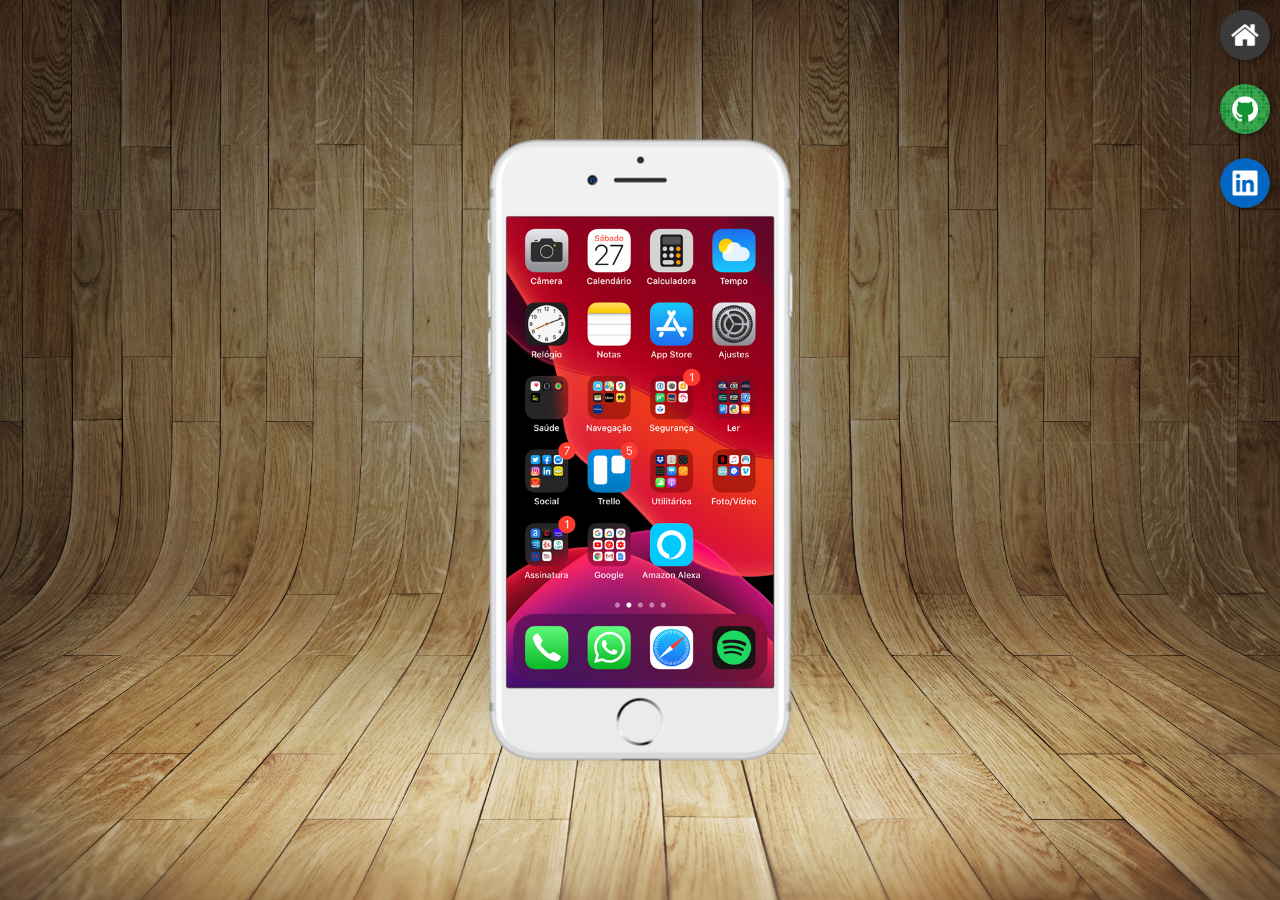
<file: index.html>
<!DOCTYPE html>
<html lang="pt-br">
<head>
    <meta charset="UTF-8">
    <meta name="viewport" content="width=device-width, initial-scale=1.0">
    <link rel="shortcut icon" href="favicon.ico" type="image/x-icon">
    <link rel="stylesheet" href="style.css">
    <title>Projeto Redes Sociais</title>
</head>
<body>
    <main>
        <section id="telefone">
            <iframe src="home.html" name="tela" id="tela" frameborder="0">
                O seu navegador não é compatível com isso
            </iframe>
        </section>
        <section id="redes-sociais">
            
            <a href="home.html" target="tela"><img src="imagens/logo-home.jpg" alt="Github"></a><br>

            <a href="github.html" target="tela"><img src="imagens/logo-github.jpg" alt="Facebook"></a><br>

            <a href="linkedin.html" target="tela"><img src="imagens/logo-linkedin.png" alt="Linkedin"></a>
            
        </section>
    </main>
</body>
</html>
</file>
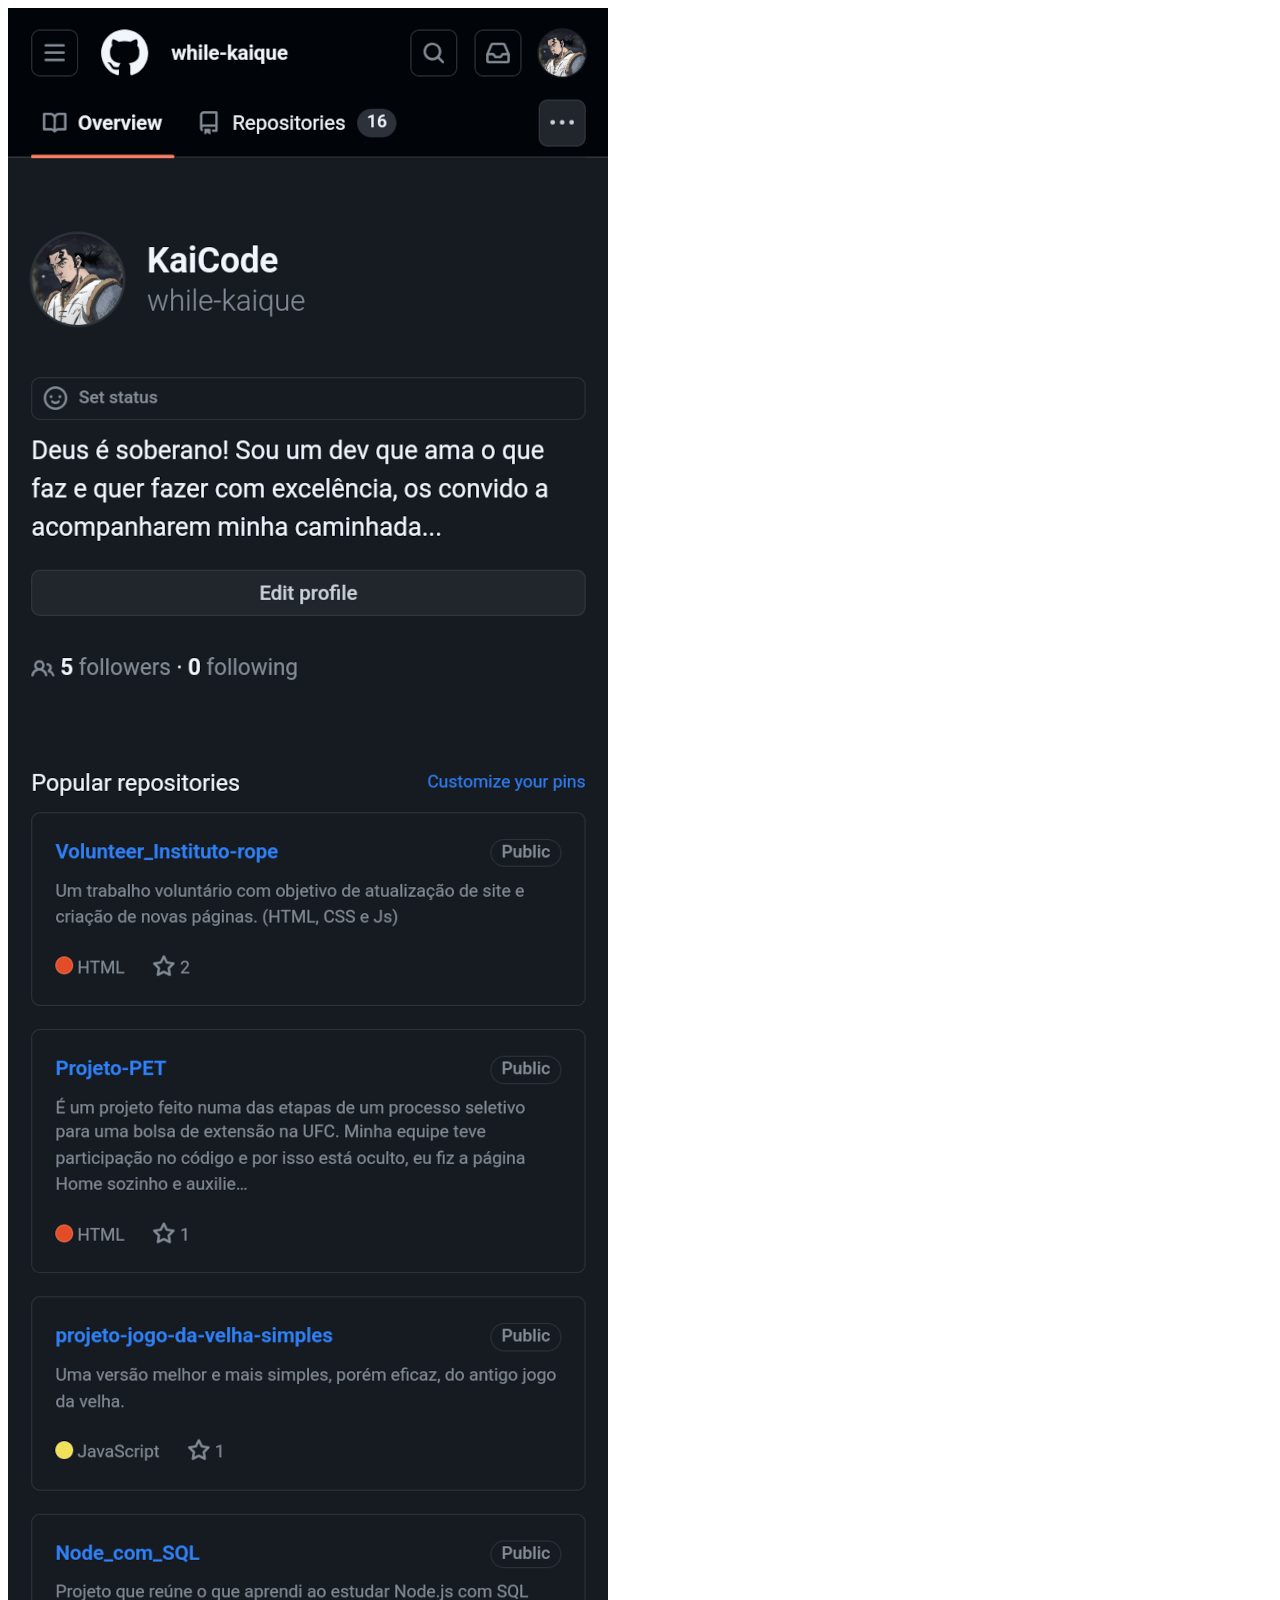
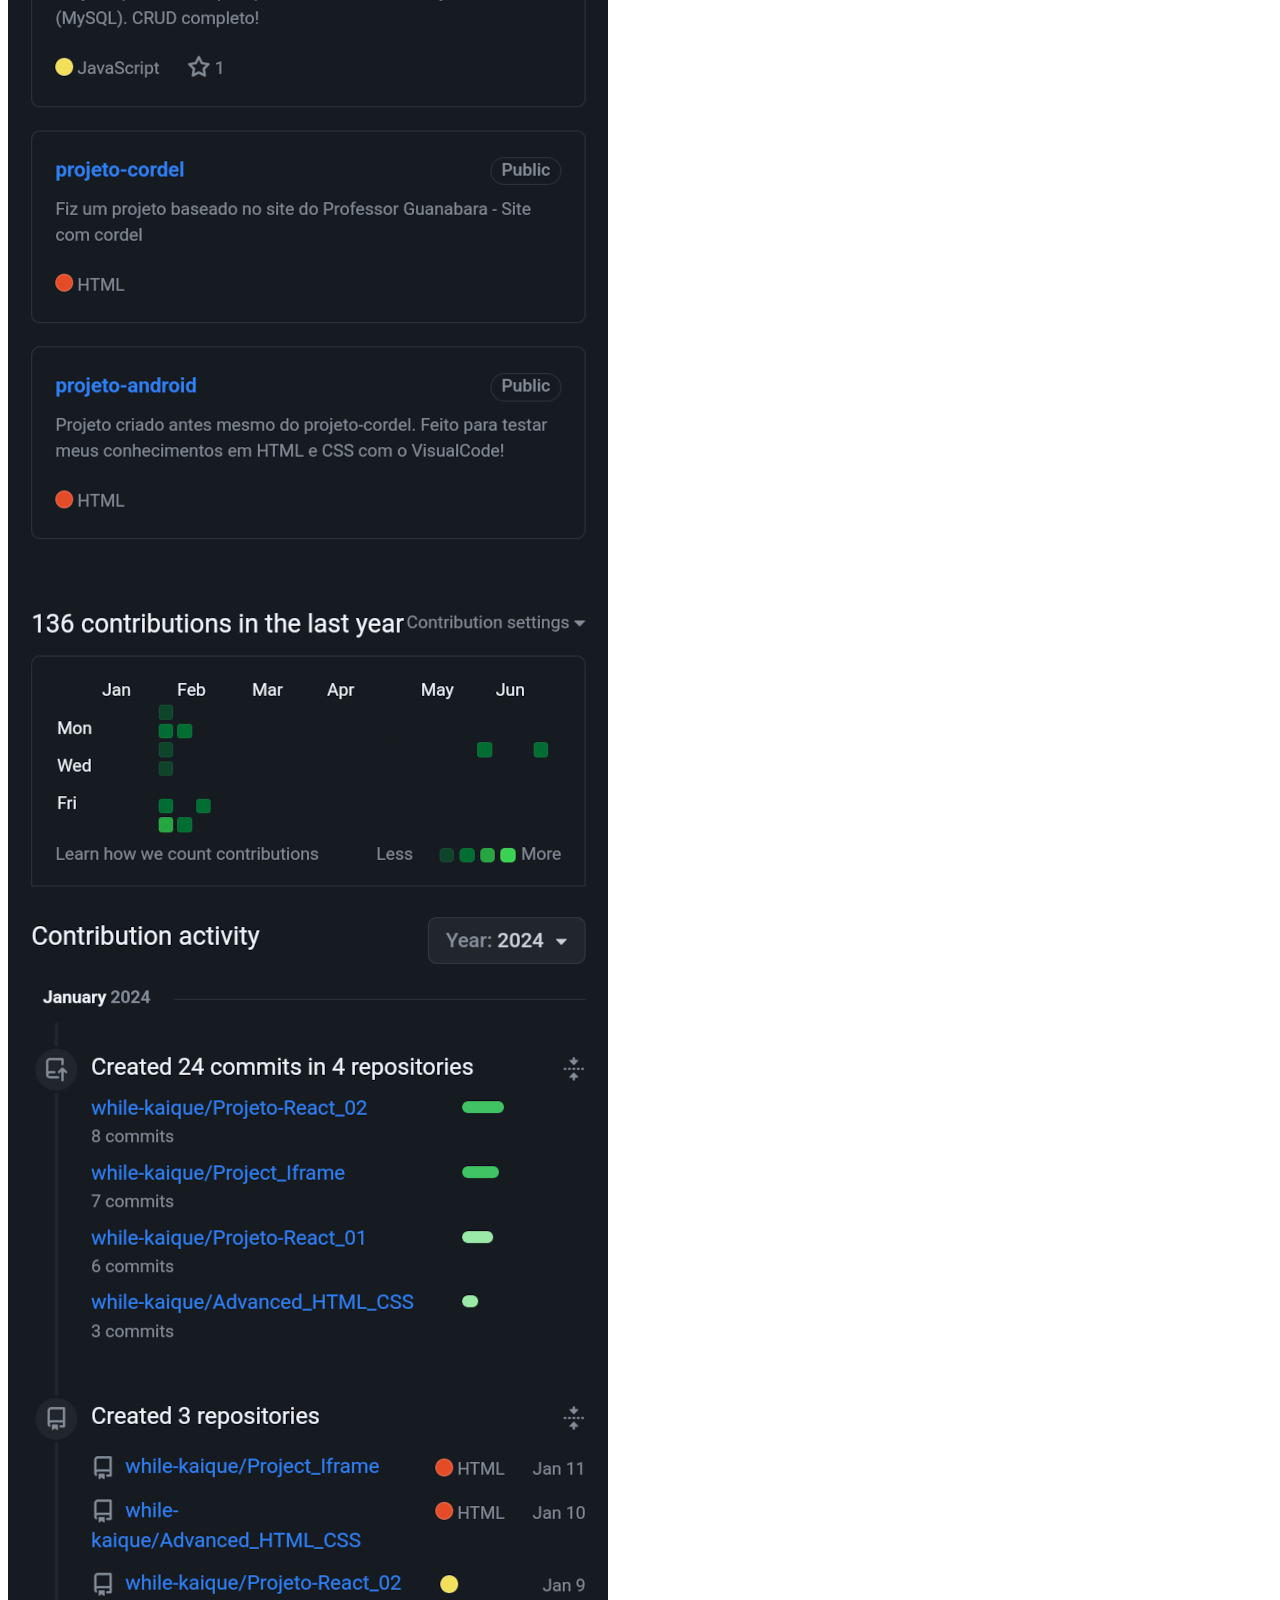
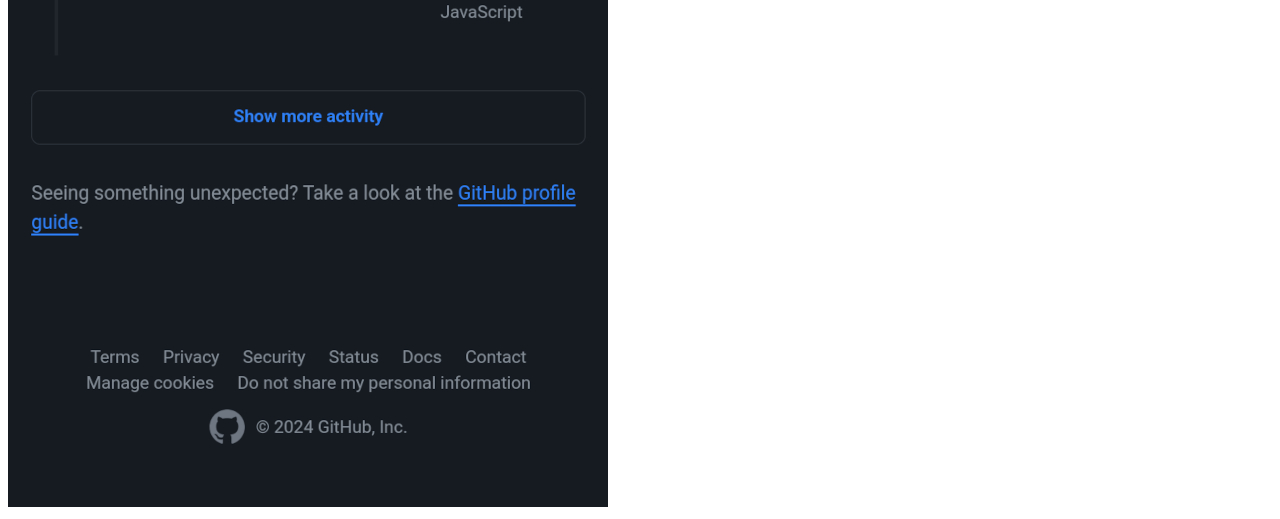
<file: github.html>
<!DOCTYPE html>
<html lang="pt-br">
<head>
    <meta charset="UTF-8">
    <meta name="viewport" content="width=device-width, initial-scale=1.0">
    <title>Github</title>
</head>
<body>
    <img src="imagens/tela-github.jpg" alt="">
</body>
</html>
</file>
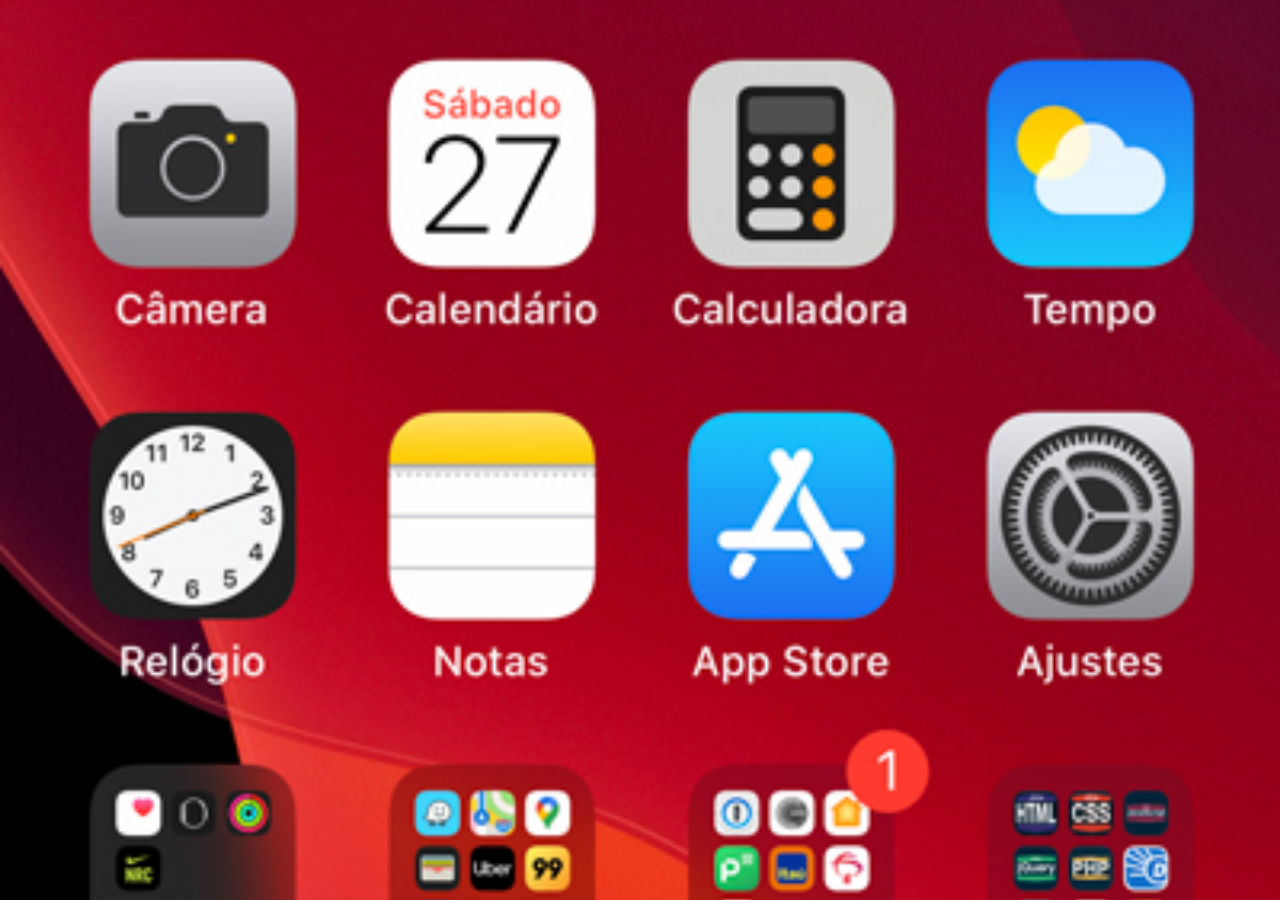
<file: home.html>
<!DOCTYPE html>
<html lang="en">
<head>
    <meta charset="UTF-8">
    <meta name="viewport" content="width=device-width, initial-scale=1.0">
    <title>Home</title>
</head>
<style>
    *{
        margin: 0px;
        padding: 0px;
    }

    body{
        width: 100vw;
        height: 100vh;
        background: url('./imagens/tela-home.jpg') no-repeat top center;
        background-size: cover;
    }
</style>
<body>
    
</body>
</html>
</file>
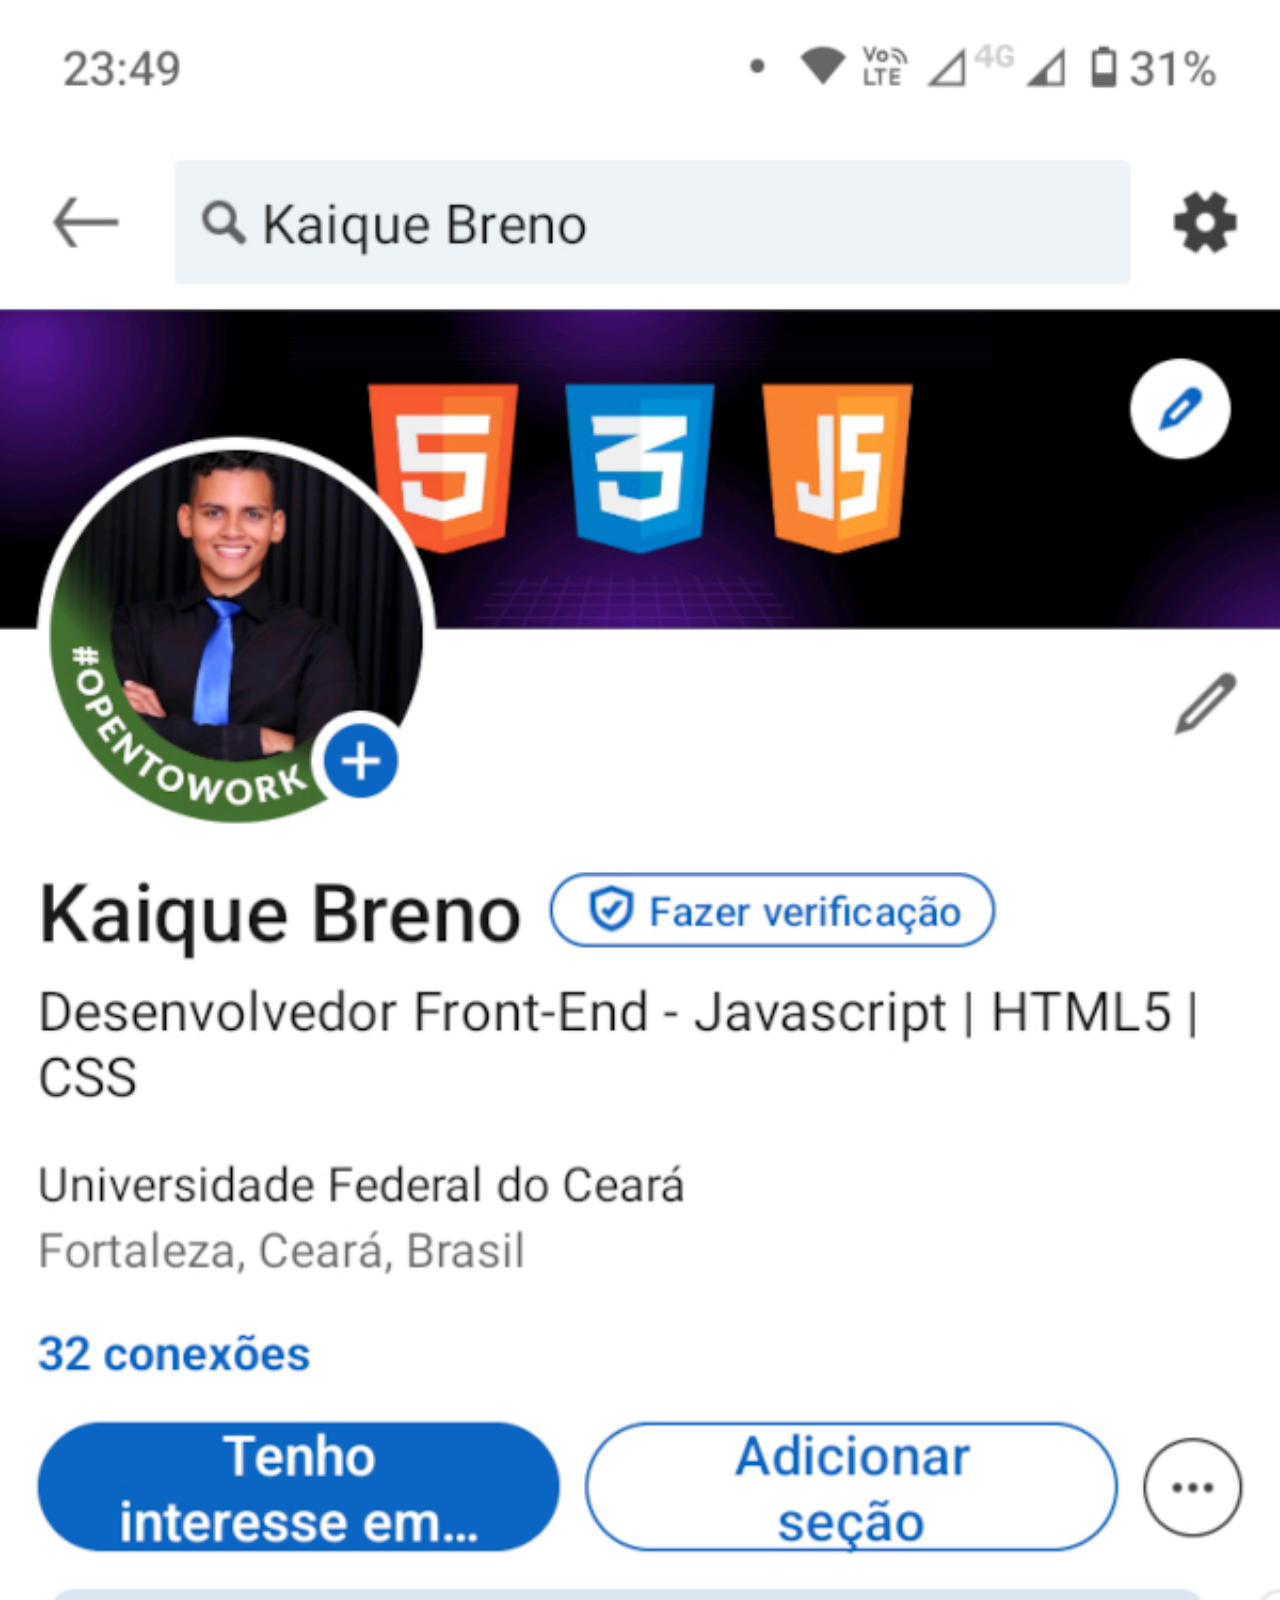
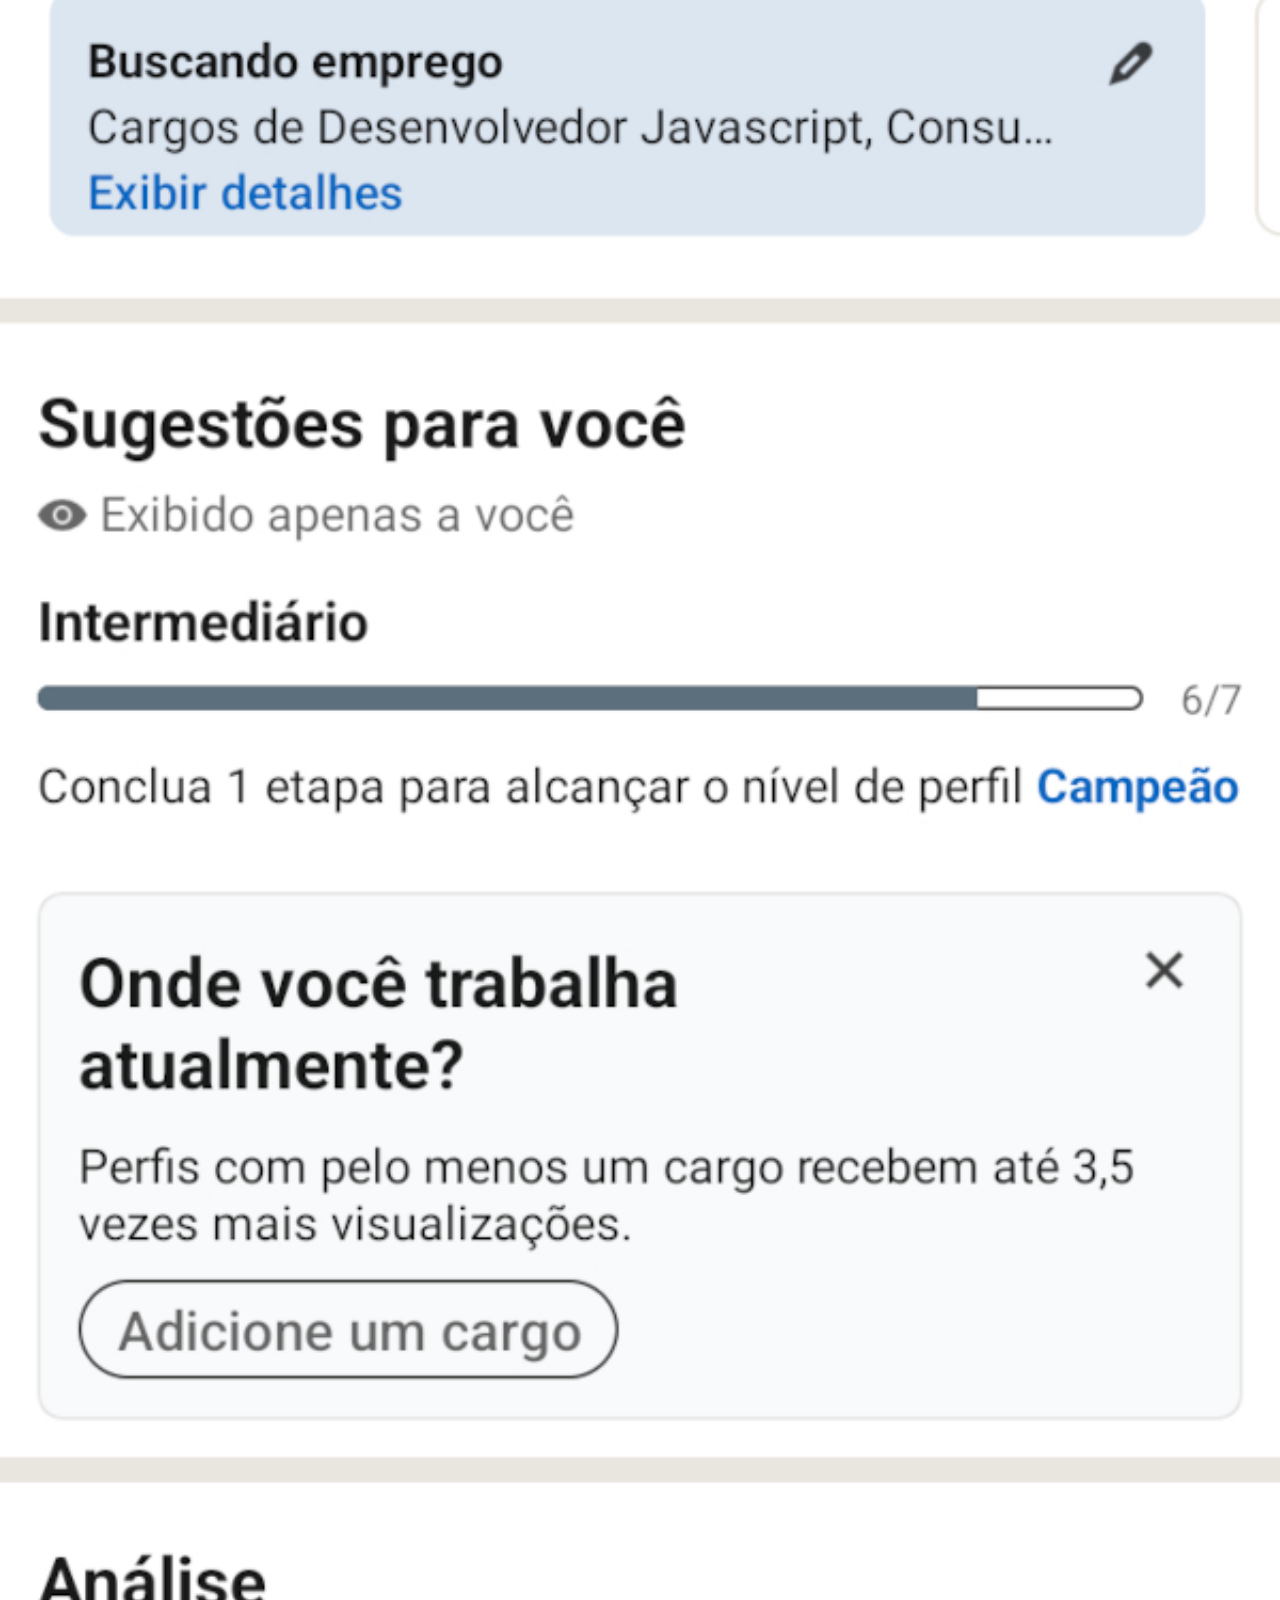
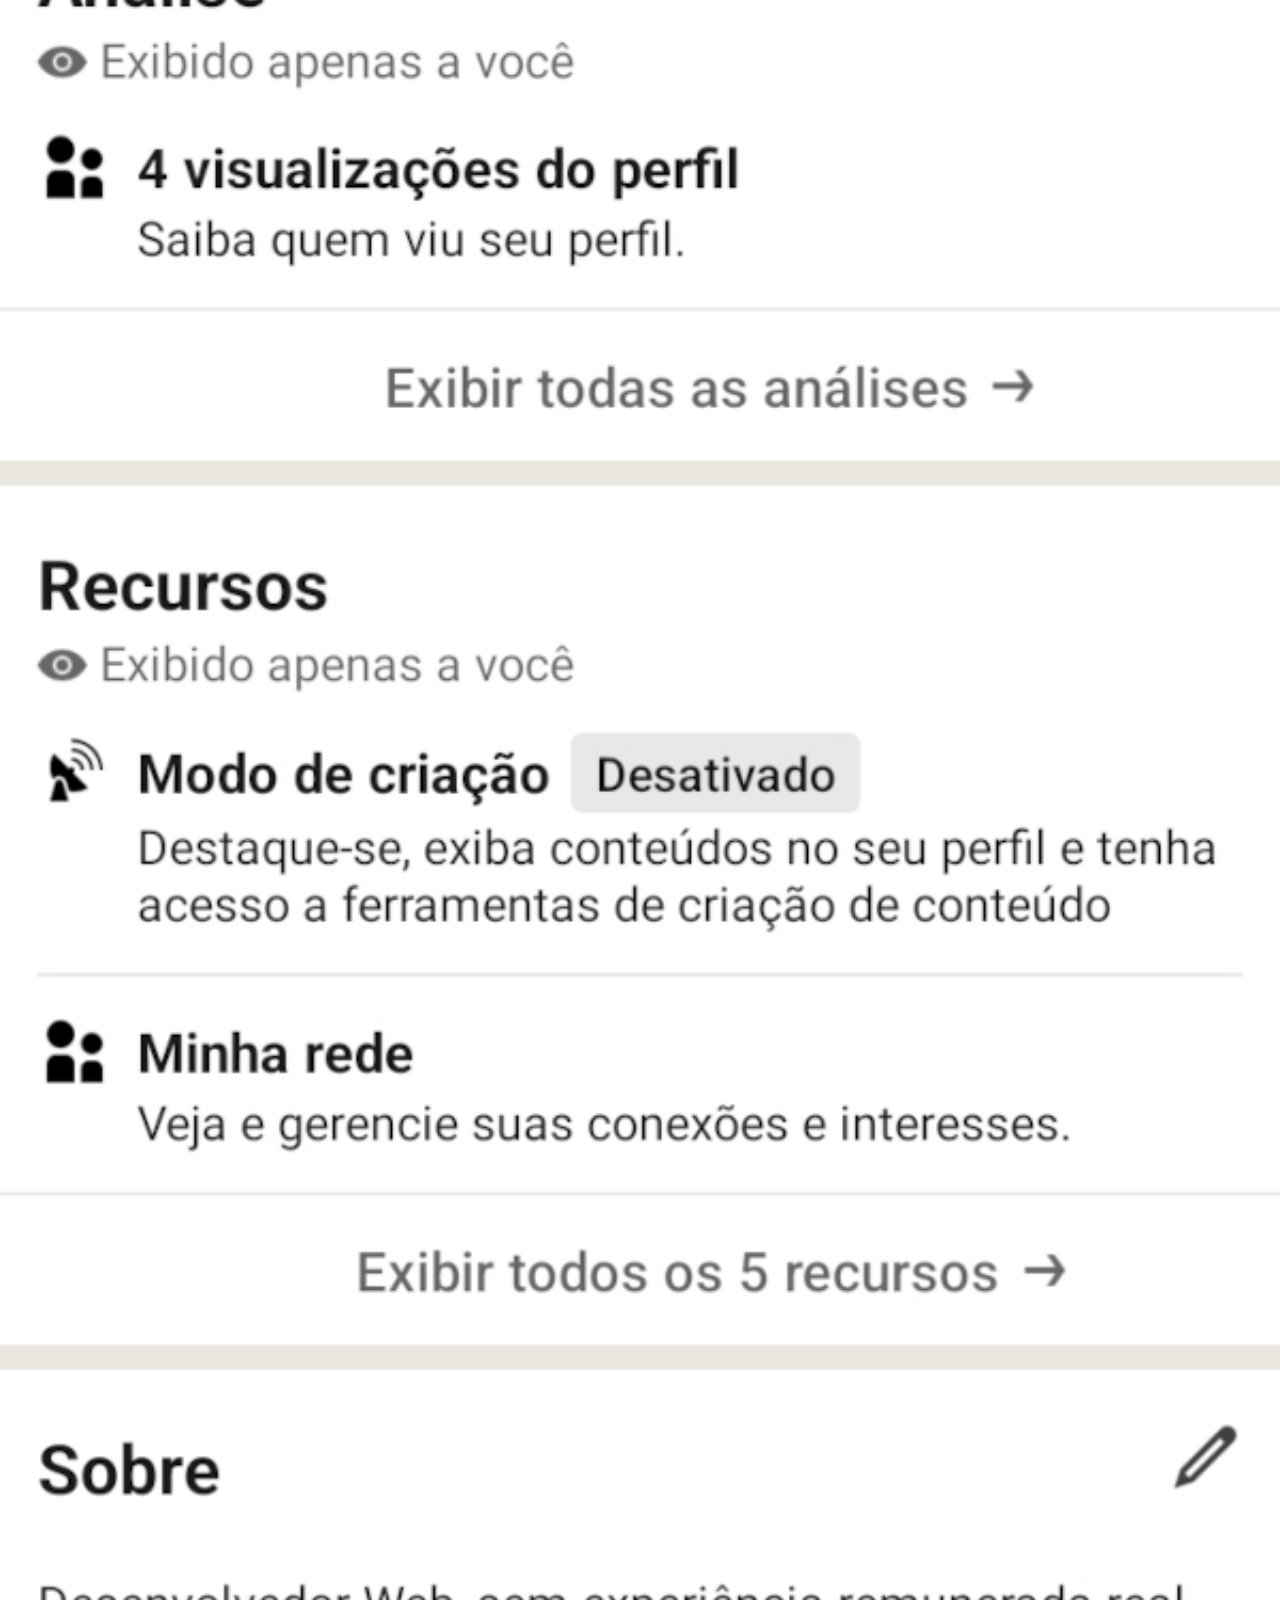
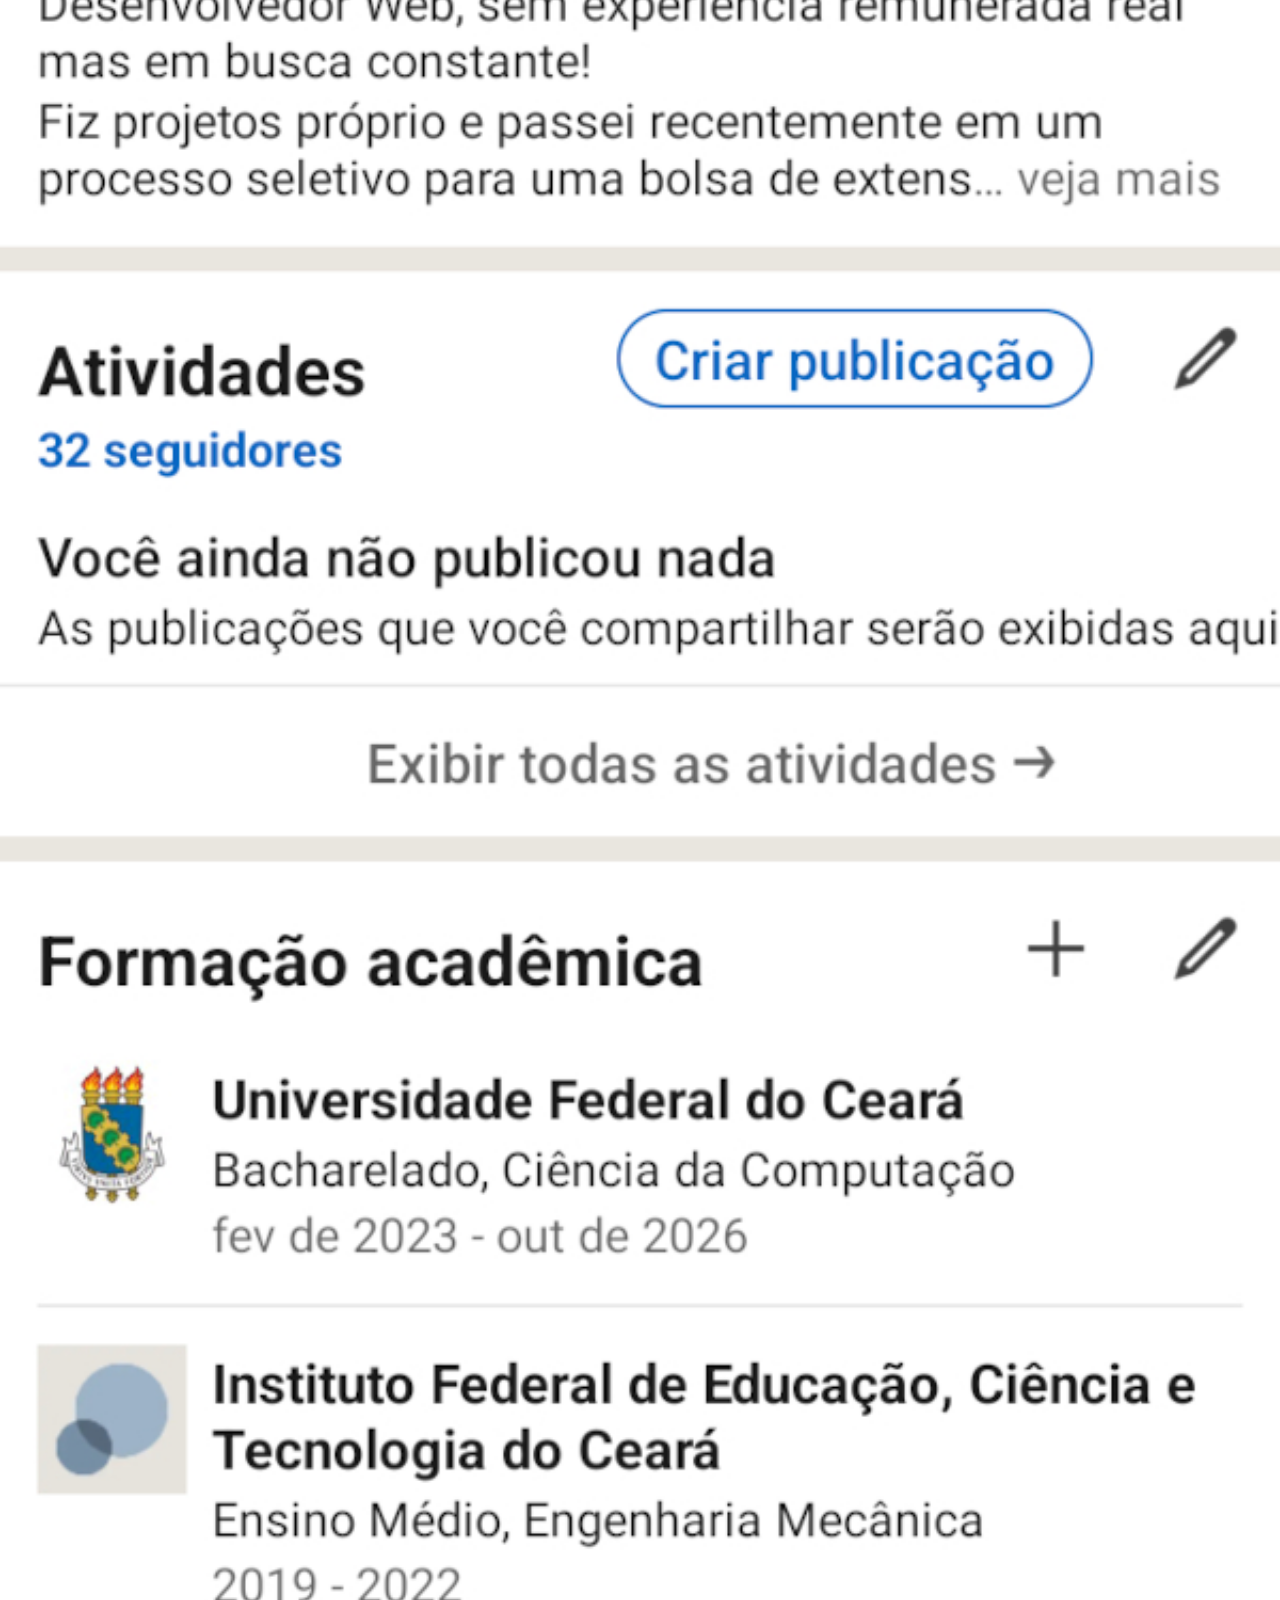
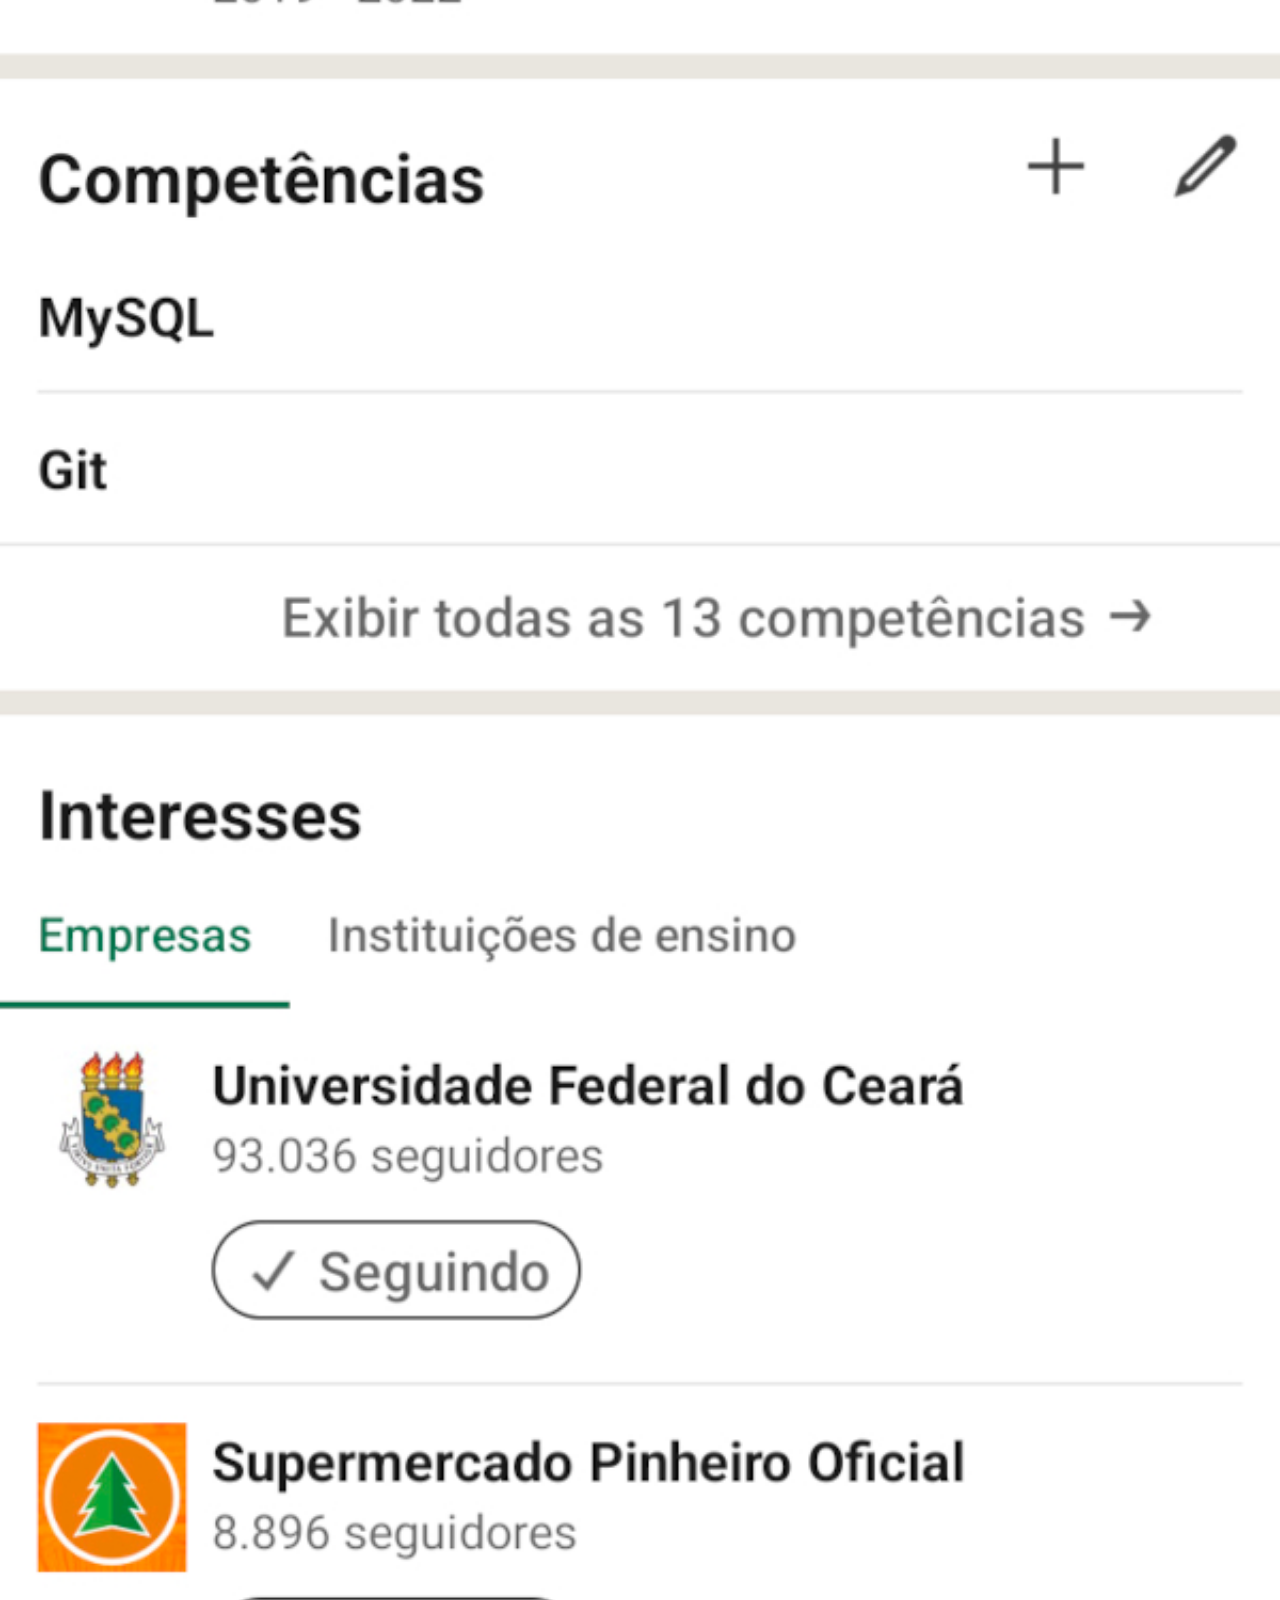
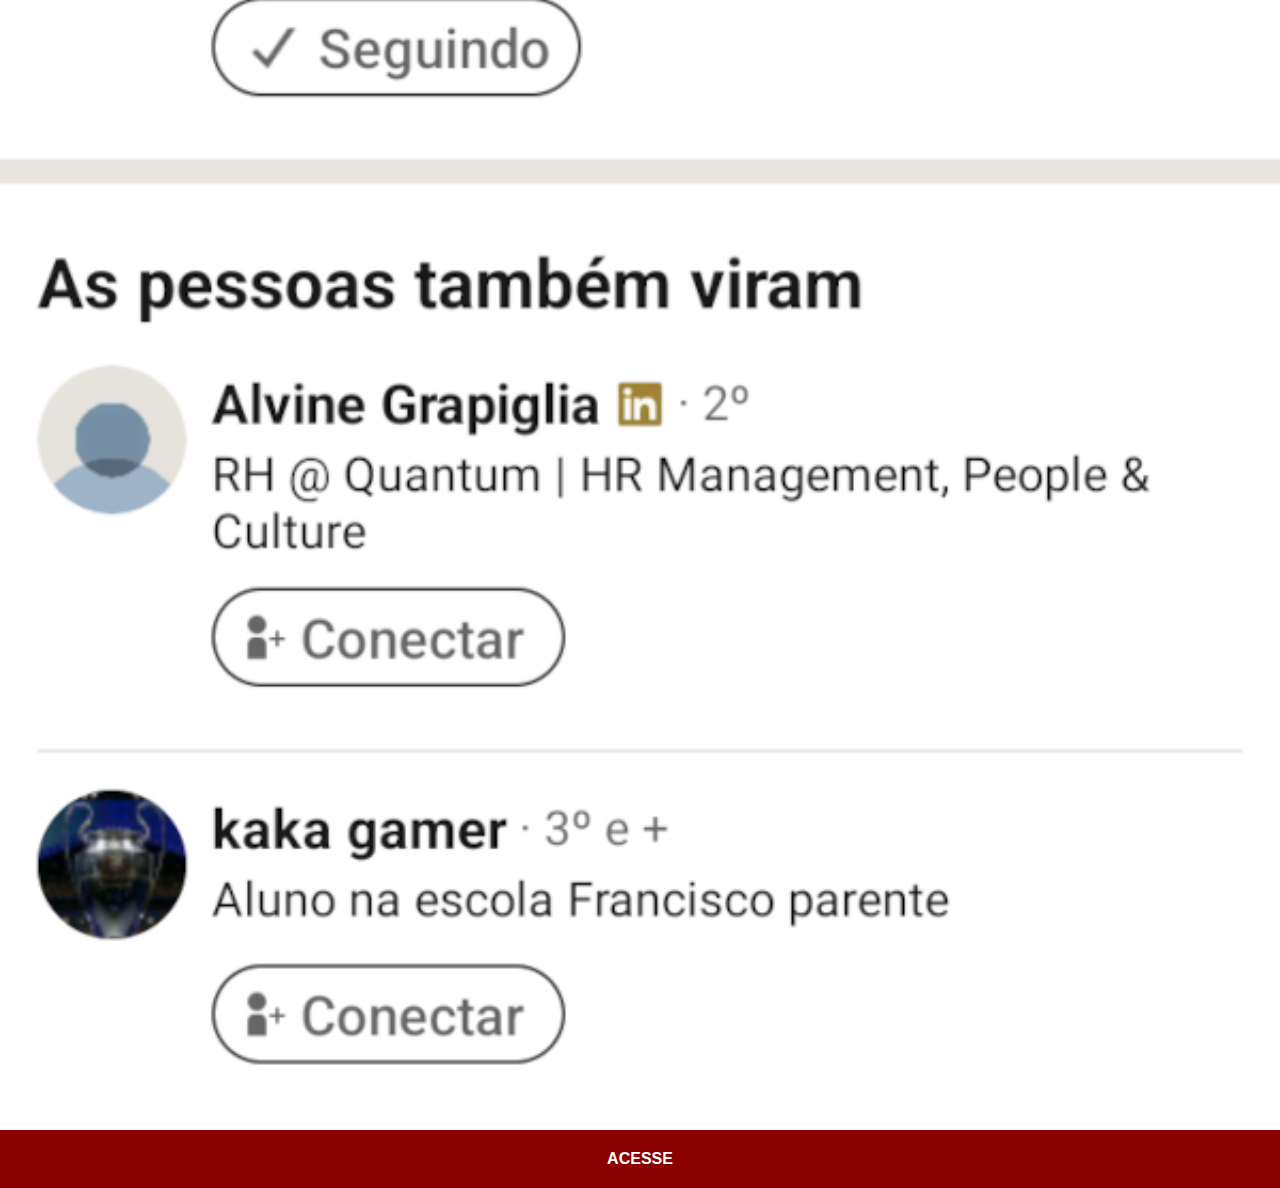
<file: linkedin.html>
<!DOCTYPE html>
<html lang="pt-br">
<head>
    <meta charset="UTF-8">
    <meta name="viewport" content="width=device-width, initial-scale=1.0">
    <title>Linkedin</title>
    <link rel="stylesheet" href="estilos/social.css">
</head>
<body>
    <img src="imagens/tela-linkedin.jpg" alt="Linkedin">
    <a href="https://www.linkedin.com/in/kaique-breno-246a13227/" target="_blank">ACESSE</a>
</body>
</html>
</file>
<file: style.css>
@charset "UTF-8";

*{
    margin: 0;
    padding: 0;
    font-family: Arial, Helvetica, sans-serif;
}
html, body{
    height: 100vh;
    width: 100vw;
    background-color: black;
}

body{
    background: url('./imagens/fundo-madeira.jpg') no-repeat top center;
    background-size: cover;

    background-attachment: fixed;
}

main {
    position: relative;

    height: 100vh;
    
}

section#telefone{
    position: absolute;
    top: 50%;
    left: 50%;
    transform: translate(-50%, -50%);

    height: 627px;
    width: 311px;
    background: url('./imagens/frame-iphone.png') no-repeat;
    
}

iframe#tela {
    position: relative;
    top: 80px;
    left: 22px;
    width: 267px;
    height: 471px;
}

section#redes-sociais{
    text-align: right;
}
section#redes-sociais a img{
    width: 50px;
    margin: 10px;
    border-radius: 50%;
    box-shadow: 2px 2px 5px rgba(0, 0, 0, 0.39);
    box-sizing: border-box;
    transition: .2s;
}

section#redes-sociais img:hover{
    border: 2px solid rgba(255, 255, 255, 0.89);
    transform: translate(-3px, -3px);
    box-shadow: 5px 5px 10px rgba(0, 0, 0, 0.623);
    transition: transform .5s, border 1s;
}
</file>
<file: estilos/social.css>
@charset "UTF-8";
* {
    margin: 0px;
    padding: 0px;
    font-family: Arial, Helvetica, sans-serif;
}
::-webkit-scrollbar{
    width: 0px;
    height: 0px;
}

img{
    width: 100vw;
}

a{
    display: block;

    background-color: darkred;
    color: white;

    padding: 20px;

    text-align: center;
    font-weight: bolder;
    text-decoration: none;
}
</file>
